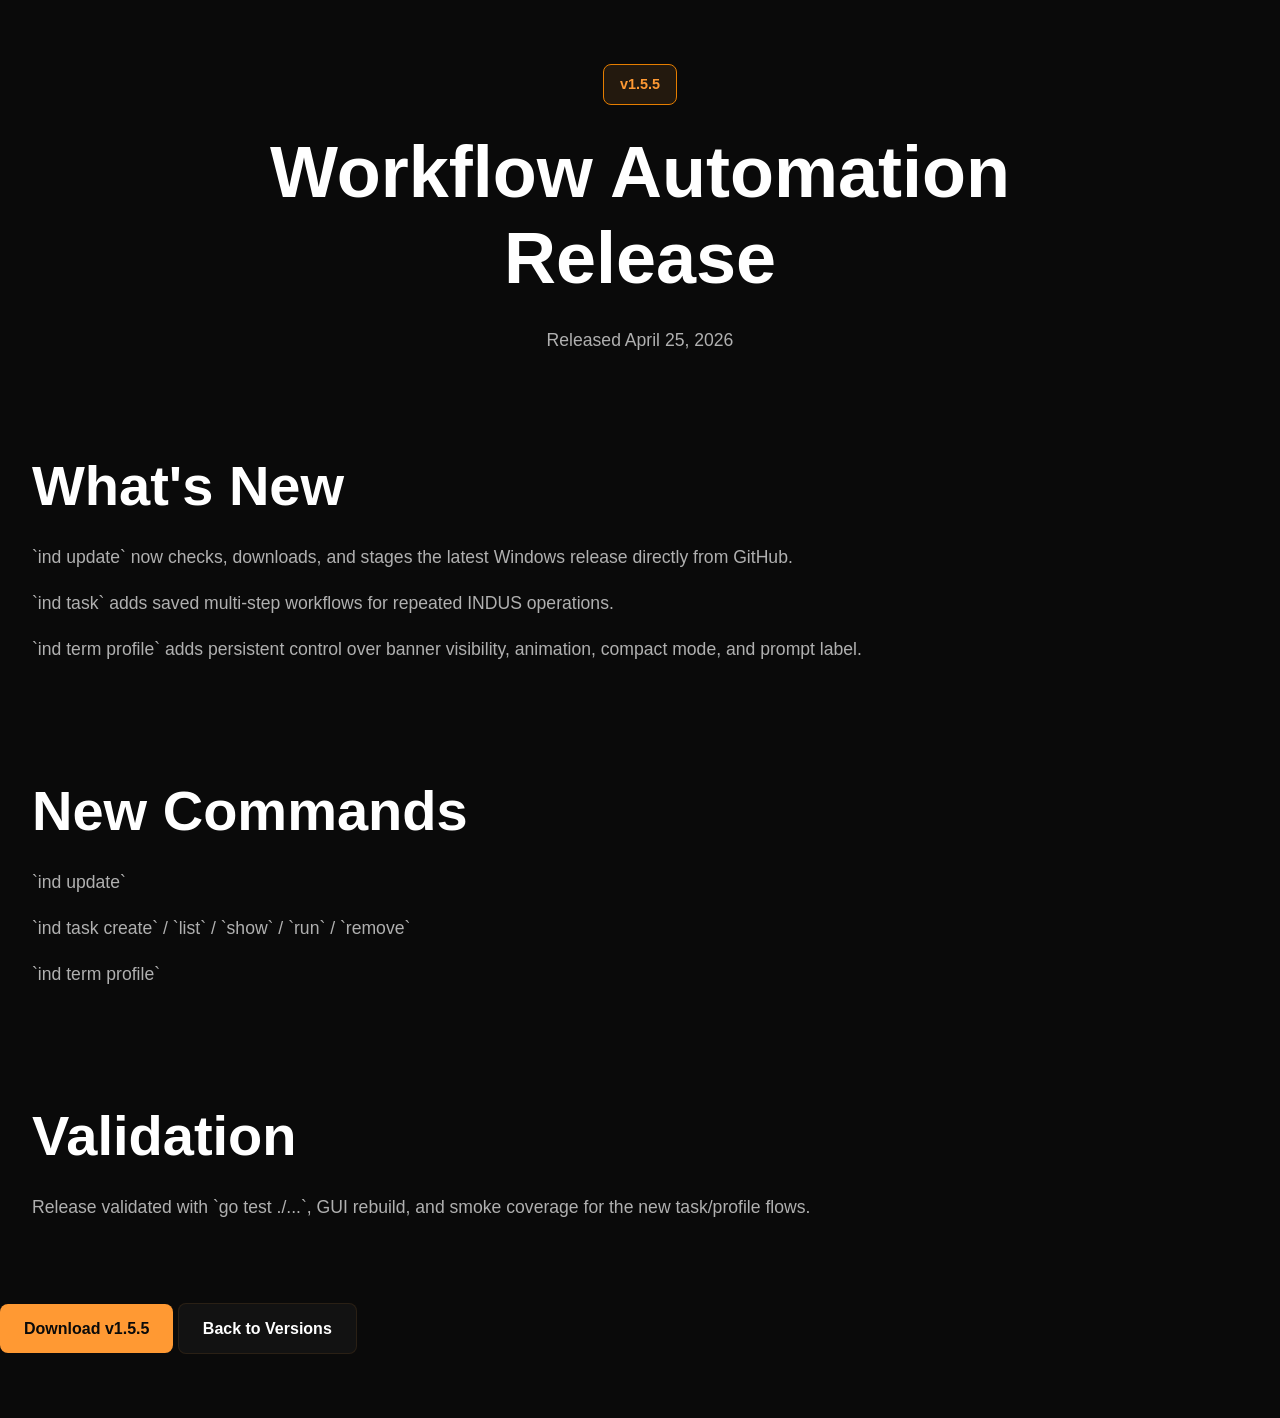
<file: docs/version/v1.5.5.html>
<!DOCTYPE html>
<html lang="en">
<head>
  <meta charset="UTF-8">
  <meta name="viewport" content="width=device-width, initial-scale=1.0">
  <meta name="theme-color" content="#0a0a0a">
  <meta name="color-scheme" content="dark">
  <title>INDUS v1.5.5 Release Notes | Workflow Automation Release</title>
  <meta name="description" content="INDUS Terminal v1.5.5 adds self-update, saved tasks, and persistent terminal profile controls for the Windows GUI release.">
  <link rel="stylesheet" href="../main.css">
  <link rel="icon" type="image/x-icon" href="../icon.ico">
  <link rel="canonical" href="https://hari7261.github.io/INDUS/version/v1.5.5.html">
</head>
<body>
  <main class="container" style="padding: 4rem 0;">
    <div class="section-header">
      <span class="hero-badge">v1.5.5</span>
      <h1>Workflow Automation Release</h1>
      <p>Released April 25, 2026</p>
    </div>

    <section class="card" style="padding: 2rem; margin-top: 2rem;">
      <h2>What&apos;s New</h2>
      <p>`ind update` now checks, downloads, and stages the latest Windows release directly from GitHub.</p>
      <p>`ind task` adds saved multi-step workflows for repeated INDUS operations.</p>
      <p>`ind term profile` adds persistent control over banner visibility, animation, compact mode, and prompt label.</p>
    </section>

    <section class="card" style="padding: 2rem; margin-top: 2rem;">
      <h2>New Commands</h2>
      <p>`ind update`</p>
      <p>`ind task create` / `list` / `show` / `run` / `remove`</p>
      <p>`ind term profile`</p>
    </section>

    <section class="card" style="padding: 2rem; margin-top: 2rem;">
      <h2>Validation</h2>
      <p>Release validated with `go test ./...`, GUI rebuild, and smoke coverage for the new task/profile flows.</p>
    </section>

    <section style="margin-top: 2rem;">
      <a href="https://github.com/hari7261/INDUS/releases/tag/v1.5.5" class="btn btn-primary">Download v1.5.5</a>
      <a href="../versions.html" class="btn btn-secondary">Back to Versions</a>
    </section>
  </main>
</body>
</html>
</file>
<file: docs/main.css>
/* ═══════════════════════════════════════════════════════════════════
   INDUS - Professional Documentation Styles
   Pure Charcoal Black + Saffron Accent
   Built by Hariom Kumar Pandit
   ═══════════════════════════════════════════════════════════════════ */

/* ─── RESET ─── */
*, *::before, *::after {
  box-sizing: border-box;
  margin: 0;
  padding: 0;
}

:root {
  /* Pure Black Background */
  --bg: #0a0a0a;
  --bg-elevated: #121212;
  --bg-card: #1a1a1a;
  --bg-code: #0f0f0f;
  
  /* Saffron Accent */
  --saffron: #FF9933;
  --saffron-light: #FFB347;
  --saffron-dark: #E67E00;
  
  /* Functional Colors */
  --green: #4CAF50;
  --blue: #2196F3;
  --purple: #9C27B0;
  --red: #F44336;
  --yellow: #FFC107;
  --cyan: #00BCD4;
  
  /* Text */
  --text: #FFFFFF;
  --text-secondary: #B0B0B0;
  --text-muted: #707070;
  
  /* Borders */
  --border: rgba(255, 153, 51, 0.1);
  --border-subtle: rgba(255, 255, 255, 0.05);
  
  /* Typography */
  --font-sans: 'Inter', -apple-system, BlinkMacSystemFont, 'Segoe UI', sans-serif;
  --font-mono: 'JetBrains Mono', 'Cascadia Code', 'Consolas', monospace;
  
  /* Spacing */
  --space-1: 0.25rem;
  --space-2: 0.5rem;
  --space-3: 0.75rem;
  --space-4: 1rem;
  --space-6: 1.5rem;
  --space-8: 2rem;
  --space-12: 3rem;
  --space-16: 4rem;
  --space-24: 6rem;
  
  /* Radii */
  --radius-sm: 4px;
  --radius-md: 8px;
  --radius-lg: 12px;
  --radius-xl: 16px;
  
  /* Shadows */
  --shadow-sm: 0 1px 3px rgba(0,0,0,0.5);
  --shadow-md: 0 4px 12px rgba(0,0,0,0.6);
  --shadow-lg: 0 8px 24px rgba(0,0,0,0.7);
  
  /* Transitions */
  --transition: 0.2s cubic-bezier(0.4, 0, 0.2, 1);
}

html {
  scroll-behavior: smooth;
  font-size: 16px;
}

body {
  font-family: var(--font-sans);
  background: var(--bg);
  color: var(--text);
  line-height: 1.6;
  -webkit-font-smoothing: antialiased;
  -moz-osx-font-smoothing: grayscale;
  overflow-x: hidden;
}

/* ─── TYPOGRAPHY ─── */
h1, h2, h3, h4, h5, h6 {
  font-weight: 700;
  line-height: 1.2;
  color: var(--text);
}

h1 { font-size: clamp(2.5rem, 6vw, 4.5rem); margin-bottom: var(--space-6); }
h2 { font-size: clamp(2rem, 5vw, 3.5rem); margin-bottom: var(--space-6); }
h3 { font-size: clamp(1.5rem, 4vw, 2.25rem); margin-bottom: var(--space-4); }
h4 { font-size: clamp(1.25rem, 3vw, 1.75rem); margin-bottom: var(--space-4); }

p {
  margin-bottom: var(--space-4);
  color: var(--text-secondary);
  font-size: 1.1rem;
  line-height: 1.7;
}

a {
  color: var(--saffron);
  text-decoration: none;
  transition: var(--transition);
}

a:hover { color: var(--saffron-light); }

code {
  font-family: var(--font-mono);
  background: var(--bg-code);
  padding: 0.2em 0.4em;
  border-radius: var(--radius-sm);
  font-size: 0.9em;
  color: var(--saffron-light);
  border: 1px solid var(--border);
}

pre {
  background: var(--bg-code);
  padding: var(--space-4);
  border-radius: var(--radius-md);
  overflow-x: auto;
  border: 1px solid var(--border);
}

pre code {
  background: none;
  padding: 0;
  border: none;
}

/* ─── SCROLLBAR ─── */
::-webkit-scrollbar { width: 10px; height: 10px; }
::-webkit-scrollbar-track { background: var(--bg); }
::-webkit-scrollbar-thumb { 
  background: var(--saffron-dark); 
  border-radius: 5px;
}
::-webkit-scrollbar-thumb:hover { background: var(--saffron); }

/* ─── SELECTION ─── */
::selection {
  background: var(--saffron);
  color: var(--bg);
}

/* ─── NAVIGATION ─── */
.nav {
  position: sticky;
  top: 0;
  z-index: 1000;
  background: rgba(10, 10, 10, 0.95);
  backdrop-filter: blur(12px);
  border-bottom: 1px solid var(--border-subtle);
}

.nav-container {
  max-width: 1400px;
  margin: 0 auto;
  padding: var(--space-4) var(--space-6);
  display: flex;
  align-items: center;
  justify-content: space-between;
}

.nav-brand {
  display: flex;
  align-items: center;
  gap: var(--space-3);
  font-size: 1.5rem;
  font-weight: 800;
  color: var(--text);
}

.nav-brand img {
  width: 32px;
  height: 32px;
}

.nav-brand:hover { color: var(--saffron); }

.nav-menu {
  display: flex;
  align-items: center;
  gap: var(--space-8);
  list-style: none;
}

.nav-menu a {
  font-weight: 500;
  color: var(--text-secondary);
  font-size: 1rem;
}

.nav-menu a:hover {
  color: var(--text);
}

.nav-cta {
  display: flex;
  gap: var(--space-4);
}

.mobile-toggle {
  display: none;
  flex-direction: column;
  gap: 5px;
  background: none;
  border: none;
  cursor: pointer;
  padding: var(--space-2);
}

.mobile-toggle span {
  display: block;
  width: 24px;
  height: 2px;
  background: var(--saffron);
  transition: var(--transition);
}

/* ─── BUTTONS ─── */
.btn {
  display: inline-flex;
  align-items: center;
  gap: var(--space-2);
  padding: var(--space-3) var(--space-6);
  font-weight: 600;
  border-radius: var(--radius-md);
  cursor: pointer;
  transition: var(--transition);
  border: none;
  font-family: var(--font-sans);
  font-size: 1rem;
  text-decoration: none;
}

.btn-primary {
  background: var(--saffron);
  color: var(--bg);
}

.btn-primary:hover {
  background: var(--saffron-light);
  transform: translateY(-2px);
  box-shadow: var(--shadow-md);
}

.btn-secondary {
  background: var(--bg-elevated);
  color: var(--text);
  border: 1px solid var(--border);
}

.btn-secondary:hover {
  background: var(--bg-card);
  border-color: var(--saffron);
}

.btn-icon {
  width: 20px;
  height: 20px;
}

/* ─── CONTAINERS ─── */
.container {
  max-width: 1400px;
  margin: 0 auto;
  padding: 0 var(--space-6);
}

.container-narrow {
  max-width: 900px;
  margin: 0 auto;
  padding: 0 var(--space-6);
}

.section {
  padding: var(--space-24) 0;
}

.section-header {
  text-align: center;
  margin-bottom: var(--space-16);
  max-width: 800px;
  margin-left: auto;
  margin-right: auto;
}

.section-header h2 {
  margin-bottom: var(--space-4);
}

/* ─── HERO ─── */
.hero {
  padding: var(--space-24) 0;
  position: relative;
  overflow: hidden;
}

.hero-container {
  max-width: 1400px;
  margin: 0 auto;
  padding: 0 var(--space-6);
  display: grid;
  grid-template-columns: 1.2fr 1fr;
  gap: var(--space-16);
  align-items: center;
}

.hero-badge {
  display: inline-block;
  padding: var(--space-2) var(--space-4);
  background: rgba(255, 153, 51, 0.1);
  border: 1px solid var(--saffron-dark);
  border-radius: var(--radius-md);
  color: var(--saffron);
  font-size: 0.9rem;
  font-weight: 600;
  margin-bottom: var(--space-6);
}

.hero-title {
  margin-bottom: var(--space-6);
  line-height: 1.1;
}

.gradient-text {
  background: linear-gradient(135deg, var(--saffron) 0%, var(--saffron-light) 100%);
  -webkit-background-clip: text;
  -webkit-text-fill-color: transparent;
  background-clip: text;
}

.hero-actions {
  display: flex;
  gap: var(--space-4);
  margin-bottom: var(--space-12);
  flex-wrap: wrap;
}

/* ─── STATS GRID ─── */
.stats-grid {
  display: grid;
  grid-template-columns: repeat(auto-fit, minmax(150px, 1fr));
  gap: var(--space-6);
  margin-top: var(--space-12);
}

.stat-card {
  text-align: center;
  padding: var(--space-6);
  background: var(--bg-card);
  border-radius: var(--radius-lg);
  border: 1px solid var(--border);
}

.stat-value {
  font-size: 3rem;
  font-weight: 800;
  color: var(--saffron);
  margin-bottom: var(--space-2);
}

.stat-label {
  font-size: 0.9rem;
  color: var(--text-muted);
  text-transform: uppercase;
  letter-spacing: 1px;
}

/* ─── FEATURE GRID ─── */
.feature-grid {
  display: grid;
  grid-template-columns: repeat(auto-fit, minmax(320px, 1fr));
  gap: var(--space-8);
  margin-top: var(--space-12);
}

.feature-card {
  padding: var(--space-8);
  background: var(--bg-card);
  border-radius: var(--radius-xl);
  border: 1px solid var(--border);
  transition: var(--transition);
}

.feature-card:hover {
  transform: translateY(-4px);
  border-color: var(--saffron);
  box-shadow: var(--shadow-lg);
}

.feature-icon {
  width: 56px;
  height: 56px;
  background: rgba(255, 153, 51, 0.1);
  border-radius: var(--radius-lg);
  display: flex;
  align-items: center;
  justify-content: center;
  margin-bottom: var(--space-6);
}

.feature-icon svg {
  width: 28px;
  height: 28px;
}

/* Icon Colors */
.icon-green { color: var(--green); }
.icon-blue { color: var(--blue); }
.icon-purple { color: var(--purple); }
.icon-red { color: var(--red); }
.icon-yellow { color: var(--yellow); }
.icon-cyan { color: var(--cyan); }
.icon-saffron { color: var(--saffron); }

.feature-card h3 {
  margin-bottom: var(--space-4);
}

.feature-card p {
  color: var(--text-secondary);
  margin-bottom: 0;
}

/* ─── CODE BLOCKS ─── */
.code-group {
  background: var(--bg-code);
  border-radius: var(--radius-lg);
  overflow: hidden;
  border: 1px solid var(--border);
  margin-top: var(--space-6);
}

.code-header {
  background: var(--bg-elevated);
  padding: var(--space-3) var(--space-4);
  border-bottom: 1px solid var(--border);
  font-family: var(--font-mono);
  font-size: 0.85rem;
  color: var(--text-secondary);
}

.code-body {
  padding: var(--space-4);
  overflow-x: auto;
}

.code-body code {
  background: none;
  border: none;
  padding: 0;
}

/* ─── MERMAID DIAGRAMS ─── */
.mermaid-container {
  background: var(--bg-code);
  border-radius: var(--radius-lg);
  padding: var(--space-8);
  border: 1px solid var(--border);
  overflow-x: auto;
  margin: var(--space-8) 0;
}

.mermaid {
  display: flex;
  justify-content: center;
  font-family: var(--font-sans) !important;
}

.mermaid svg {
  max-width: 100%;
  height: auto;
}

/* Override Mermaid default styles */
.mermaid .node rect,
.mermaid .node circle,
.mermaid .node ellipse,
.mermaid .node polygon {
  fill: var(--bg-card) !important;
  stroke: var(--saffron) !important;
  stroke-width: 2px !important;
}

.mermaid .node .label {
  color: var(--text) !important;
  fill: var(--text) !important;
}

.mermaid .edgeLabel {
  background: var(--bg-elevated) !important;
  color: var(--text-secondary) !important;
  fill: var(--text-secondary) !important;
}

.mermaid .edgePath .path {
  stroke: var(--saffron) !important;
  stroke-width: 2px !important;
}

.mermaid .cluster rect {
  fill: var(--bg-elevated) !important;
  stroke: var(--border) !important;
}

/* ─── FOOTER ─── */
.footer {
  padding: var(--space-16) 0 var(--space-8);
  border-top: 1px solid var(--border-subtle);
  margin-top: var(--space-24);
}

.footer-content {
  display: grid;
  grid-template-columns: 2fr 1fr 1fr 1fr;
  gap: var(--space-12);
  margin-bottom: var(--space-12);
}

.footer-brand {
  display: flex;
  align-items: center;
  gap: var(--space-3);
  font-size: 1.3rem;
  font-weight: 800;
  margin-bottom: var(--space-4);
}

.footer-description {
  color: var(--text-muted);
  font-size: 0.95rem;
  line-height: 1.6;
}

.footer-section h4 {
  font-size: 0.9rem;
  text-transform: uppercase;
  letter-spacing: 1px;
  color: var(--text-secondary);
  margin-bottom: var(--space-4);
}

.footer-links {
  list-style: none;
}

.footer-links li {
  margin-bottom: var(--space-3);
}

.footer-links a {
  color: var(--text-muted);
  font-size: 0.95rem;
}

.footer-links a:hover {
  color: var(--saffron);
}

.footer-bottom {
  text-align: center;
  padding-top: var(--space-8);
  border-top: 1px solid var(--border-subtle);
  color: var(--text-muted);
  font-size: 0.9rem;
}

.footer-bottom strong {
  color: var(--saffron);
  font-weight: 600;
}

/* ─── RESPONSIVE ─── */
@media (max-width: 1024px) {
  .hero-container {
    grid-template-columns: 1fr;
    gap: var(--space-12);
  }
  
  .footer-content {
    grid-template-columns: 1fr 1fr;
  }
}

@media (max-width: 768px) {
  .nav-menu {
    display: none;
  }
  
  .mobile-toggle {
    display: flex;
  }
  
  .hero {
    padding: var(--space-16) 0;
  }
  
  .hero-actions {
    flex-direction: column;
  }
  
  .stats-grid {
    grid-template-columns: repeat(2, 1fr);
  }
  
  .feature-grid {
    grid-template-columns: 1fr;
  }
  
  .footer-content {
    grid-template-columns: 1fr;
  }
}

@media (max-width: 480px) {
  :root {
    font-size: 14px;
  }
  
  .stats-grid {
    grid-template-columns: 1fr;
  }
  
  .nav-container {
    padding: var(--space-3) var(--space-4);
  }
}
</file>
